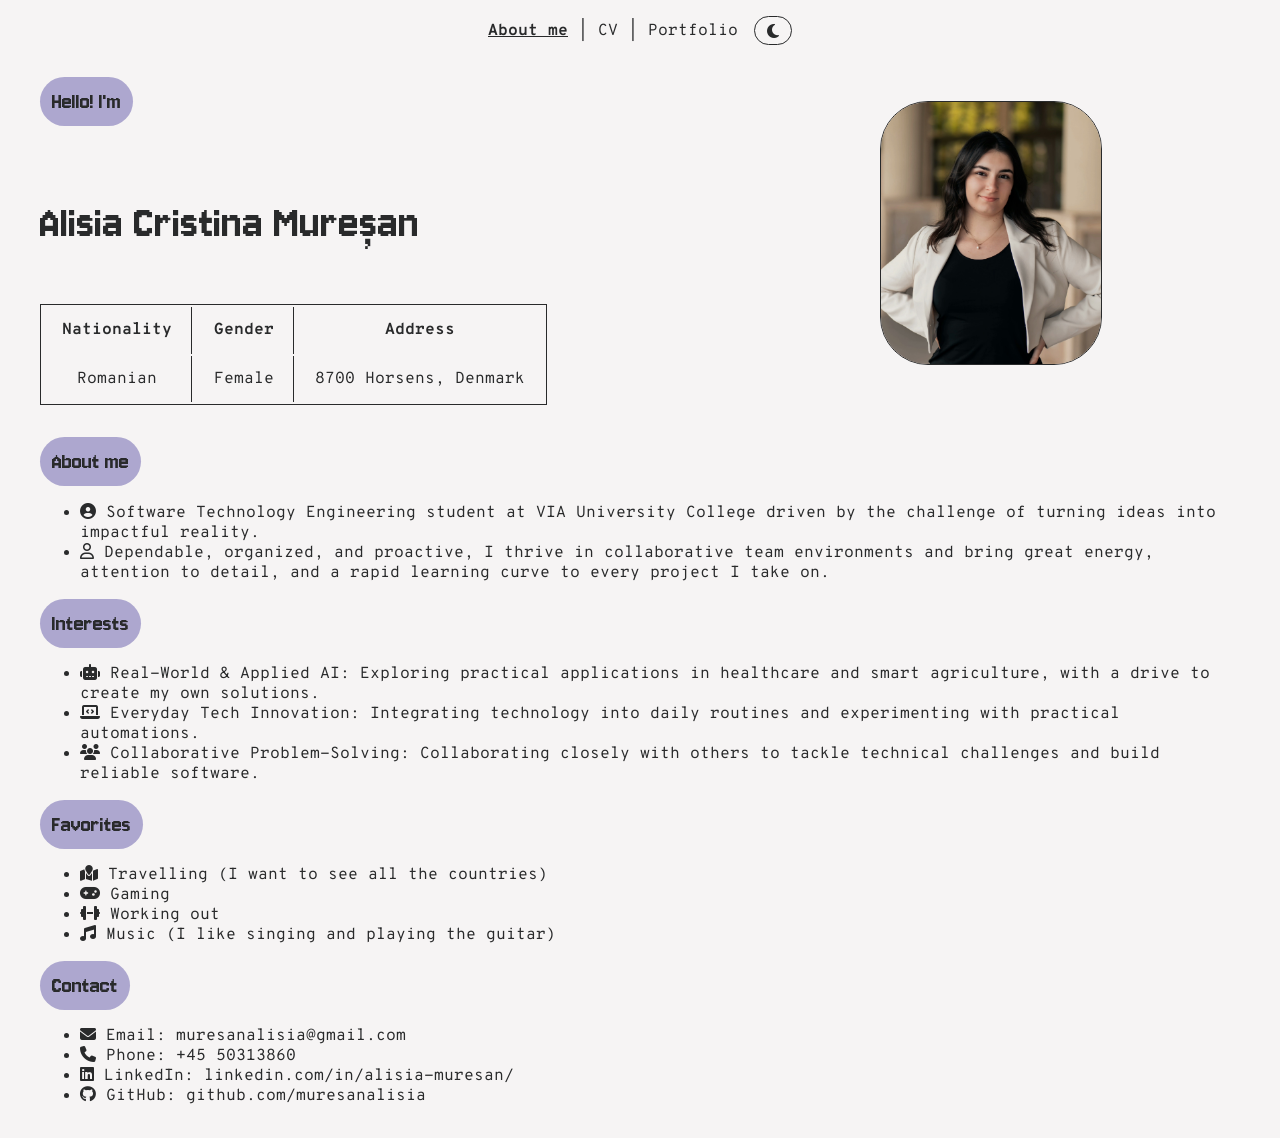
<file: index.html>
<!DOCTYPE html>
<html lang="en">
    <head>
        <meta charset="utf-8">
        <title>About me</title>
        <link href="styles.css" type="text/css" rel="stylesheet">
        <meta name="viewport" content="width=device-width, initial-scale=1.0">

        <!-- Icons import -->
        <link rel="stylesheet" href="https://cdnjs.cloudflare.com/ajax/libs/font-awesome/6.5.2/css/all.min.css">

        <!-- Fonts import -->
        <link rel="preconnect" href="https://fonts.googleapis.com">
        <link rel="preconnect" href="https://fonts.gstatic.com" crossorigin>
        <link href="https://fonts.googleapis.com/css2?family=Jersey+10&family=Overpass+Mono:wght@300..700&display=swap" rel="stylesheet">
    </head>

    <body class="about-page">
        <!-- Hidden checkbox for theme toggle -->
        <input type="checkbox" id="theme-checkbox">

        <!-- Navigation bar -->
        <div class="nav_bar">
            <nav>
                <a href="index.html" class="active">About me</a> |
                <a href="cv.html">CV</a> |
                <a href="portfolio.html">Portfolio</a>
            </nav>
            <label for="theme-checkbox" class="theme-toggle-label" title="Toggle theme">
                <i class="fa-solid fa-moon icon-moon"></i>
                <i class="fa-solid fa-sun icon-sun"></i>
            </label>
        </div>

        <!-- Title, photo and table -->
        <div class="me">
            <h1>  Hello! I'm  </h1>

            <h2>Alisia Cristina Mureșan</h2>

            <table class="info">
                <tr>
                    <th scope="col" style="text-align: center;">Nationality</th>
                    <th scope="col" style="text-align: center;">Gender</th>
                    <th scope="col" style="text-align: center;">Address</th>
                </tr>
                <tr>            
                    <td style="text-align: center;">Romanian</td>
                    <td style="text-align: center;">Female</td>
                    <td style="text-align: center;">8700 Horsens, Denmark</td>
                </tr>
            </table>

            <p>Nationality: Romanian,<br> Gender: Female,<br> Location: 8700 Horsens Denmark</p>
        
            <img src="images/cv-photo.jpg" alt="Alisia Cristina Mureșan" class="profile-img">
        </div>

        <!-- Introduction -->
        <div class="about-me">
            <h1>  About me  </h1>
            <ul>
                <li><i class="fa-solid fa-circle-user"></i> Software Technology Engineering student at VIA University College driven by the challenge of turning ideas into impactful reality.<br></li>
                <li><i class="fa-regular fa-user"></i> Dependable, organized, and proactive, I thrive in collaborative team environments and bring great energy, attention to detail, and a rapid learning curve to every project I take on.</li>
            </ul>

            <!-- Interests -->
            <h1>  Interests  </h1>
            <ul>
                <li><i class="fa-solid fa-robot"></i> Real-World & Applied AI: Exploring practical applications in healthcare and smart agriculture, with a drive to create my own solutions.</li>
                <li><i class="fa-solid fa-laptop-code"></i> Everyday Tech Innovation: Integrating technology into daily routines and experimenting with practical automations.</li>
                <li><i class="fa-solid fa-users"></i> Collaborative Problem-Solving: Collaborating closely with others to tackle technical challenges and build reliable software.</li>
            </ul>

            <!-- Favorites -->
            <h1>  Favorites  </h1>
            <ul>
                <li><i class="fa-solid fa-map-location"></i> Travelling (I want to see all the countries)</li>
                <li><i class="fa-solid fa-gamepad"></i> Gaming</li>
                <li><i class="fa-solid fa-dumbbell"></i> Working out</li>
                <li><i class="fa-solid fa-music"></i> Music (I like singing and playing the guitar)</li>
            </ul>

            <!-- Contact information -->
            <h1>  Contact  </h1>
            <ul>
                <li><i class="fa-solid fa-envelope"></i> Email: <a href="mailto:muresanalisia@gmail.com">muresanalisia@gmail.com</a></li>
                <li><i class="fa-solid fa-phone"></i> Phone: <a href="tel:+4550313860">+45 50313860</a></li>
                <li><i class="fa-brands fa-linkedin"></i> LinkedIn: <a href="https://linkedin.com/in/alisia-muresan/">linkedin.com/in/alisia-muresan/</a></li>
                <li><i class="fa-brands fa-github"></i> GitHub: <a href="https://github.com/muresanalisia">github.com/muresanalisia</a></li>
            </ul>
        </div>
    </body>    
</html>
</file>
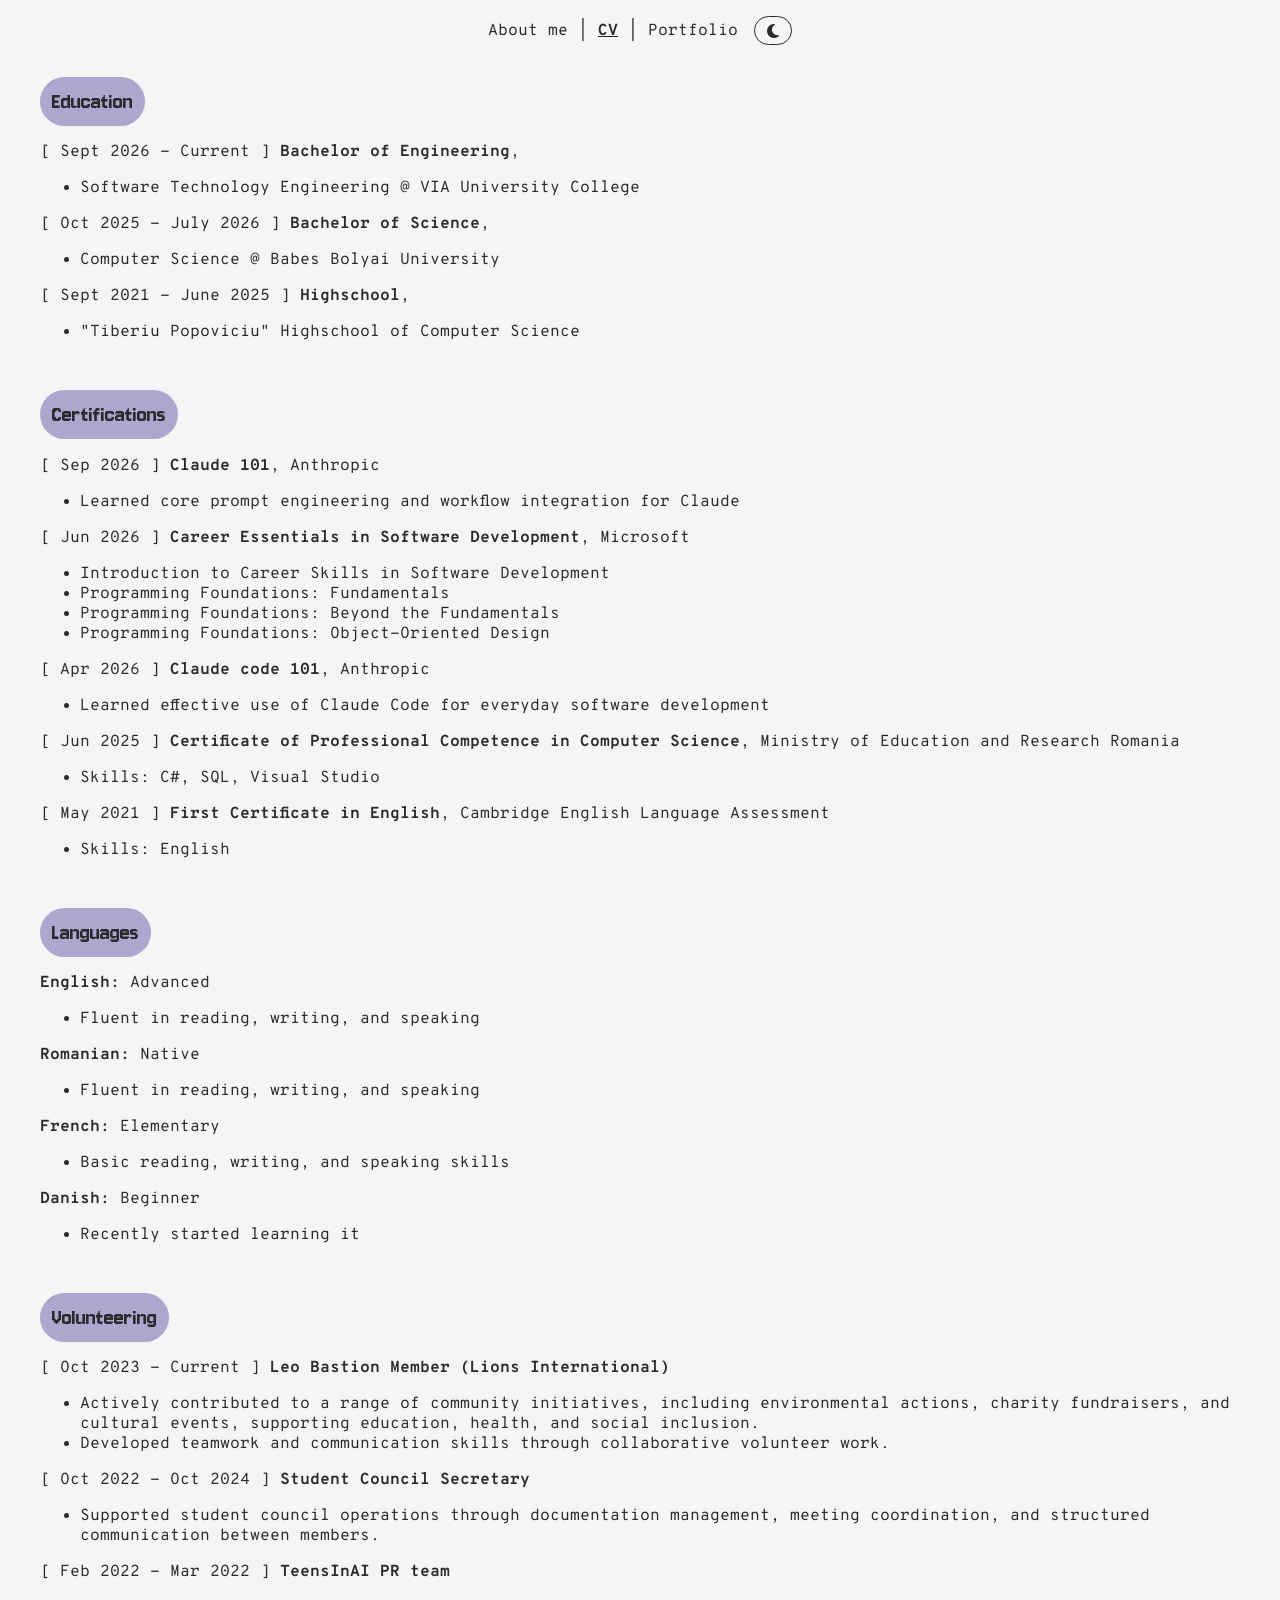
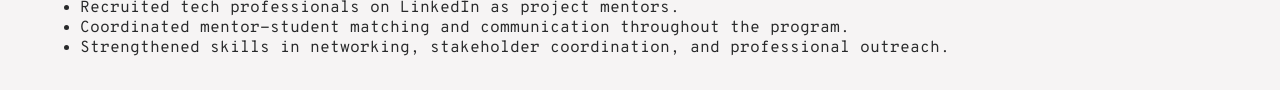
<file: cv.html>
<!DOCTYPE html>
<html lang="en">
    <head>
        <meta charset="utf-8">
        <title>CV</title>
        <link href="styles.css" type="text/css" rel="stylesheet">
        <meta name="viewport" content="width=device-width, initial-scale=1.0">

        <!-- Icons import -->
        <link rel="stylesheet" href="https://cdnjs.cloudflare.com/ajax/libs/font-awesome/6.5.2/css/all.min.css">

        <!-- Fonts import -->
        <link rel="preconnect" href="https://fonts.googleapis.com">
        <link rel="preconnect" href="https://fonts.gstatic.com" crossorigin>
        <link href="https://fonts.googleapis.com/css2?family=Jersey+10&family=Overpass+Mono:wght@300..700&display=swap" rel="stylesheet">
    </head>

    <body class="cv-page">
        <!-- Hidden checkbox for theme toggle -->
        <input type="checkbox" id="theme-checkbox">

        <div class="nav_bar">
            <!-- Navigation bar -->
            <nav>
                <a href="index.html">About me</a> |
                <a href="cv.html" class="active">CV</a> |
                <a href="portfolio.html">Portfolio</a>
            </nav>
            <label for="theme-checkbox" class="theme-toggle-label" title="Toggle theme">
                <i class="fa-solid fa-moon icon-moon"></i>
                <i class="fa-solid fa-sun icon-sun"></i>
            </label>
        </div>

        <!-- Education -->
        <div class="cv-education">   
            <h1>  Education  </h1>

            <p>[ Sept 2026 - Current ] <b>Bachelor of Engineering</b>,</p>
            <ul>
                <li>Software Technology Engineering @ VIA University College</li>
            </ul>

            <p>[ Oct 2025 - July 2026 ] <b>Bachelor of Science</b>,</p>
            <ul>
                <li>Computer Science @ Babes Bolyai University</li>
            </ul>

            <p>[ Sept 2021 - June 2025 ] <b>Highschool</b>,</p>
            <ul>
                <li>"Tiberiu Popoviciu" Highschool of Computer Science</li>
            </ul>
        </div>

        <!-- Certifications -->
        <div class="cv-certifications">
            <h1>  Certifications  </h1>
            <p>[ Sep 2026 ] <b>Claude 101</b>, Anthropic<br></p>
            <ul>
                <li>Learned core prompt engineering and workflow integration for Claude</li>
            </ul>            
            
            <p>[ Jun 2026 ] <b>Career Essentials in Software Development</b>, Microsoft<br></p>
            <ul>
                <li>Introduction to Career Skills in Software Development</li>
                <li>Programming Foundations: Fundamentals</li>
                <li>Programming Foundations: Beyond the Fundamentals</li>
                <li>Programming Foundations: Object-Oriented Design</li>
            </ul>
            
            <p>[ Apr 2026 ] <b>Claude code 101</b>, Anthropic<br></p>
            <ul>
                <li>Learned effective use of Claude Code for everyday software development</li>
            </ul>

            <p>[ Jun 2025 ] <b>Certificate of Professional Competence in Computer Science</b>, Ministry of Education and Research Romania</p>
            <ul>
                <li>Skills: C#, SQL, Visual Studio</li>
            </ul>

            <p>[ May 2021 ] <b>First Certificate in English</b>, Cambridge English Language Assessment</p>
            <ul>
                <li>Skills: English</li>
            </ul>
        </div>
        
        <!-- Languages -->
        <div class="cv-languages">
            <h1>  Languages  </h1>
            
            <p><b>English:</b> Advanced</p> 
            <ul>
                <li>Fluent in reading, writing, and speaking</li>
            </ul>
            
            <p><b>Romanian:</b> Native</p>
            <ul>
                <li>Fluent in reading, writing, and speaking</li>
            </ul>

            <p><b>French:</b> Elementary</p>
            <ul>
                <li>Basic reading, writing, and speaking skills</li>
            </ul>

            <p><b>Danish:</b> Beginner</p>
            <ul>
                <li>Recently started learning it</li>
            </ul>
        </div>

        <!-- Volunteering -->
        <div class="cv-volunteering">
            <h1>  Volunteering  </h1>
            
            <p>[ Oct 2023 - Current ] <b>Leo Bastion Member (Lions International)</b></p>
            <ul>
                <li>Actively contributed to a range of community initiatives, including environmental actions, charity fundraisers, and cultural events, supporting education, health, and social inclusion.</li>
                <li>Developed teamwork and communication skills through collaborative volunteer work.</li>
            </ul>

            <p>[ Oct 2022 - Oct 2024 ] <b>Student Council Secretary</b></p>
            <ul>
                <li>Supported student council operations through documentation management, meeting coordination, and structured communication between members.</li>
            </ul>

            <p>[ Feb 2022 - Mar 2022 ] <b>TeensInAI PR team</b></p>
            <ul>
                <li>Recruited tech professionals on LinkedIn as project mentors.</li>
                <li>Coordinated mentor-student matching and communication throughout the program.</li>
                <li>Strengthened skills in networking, stakeholder coordination, and professional outreach.</li>
            </ul>
        </div>    
    </body>
</html>
</file>
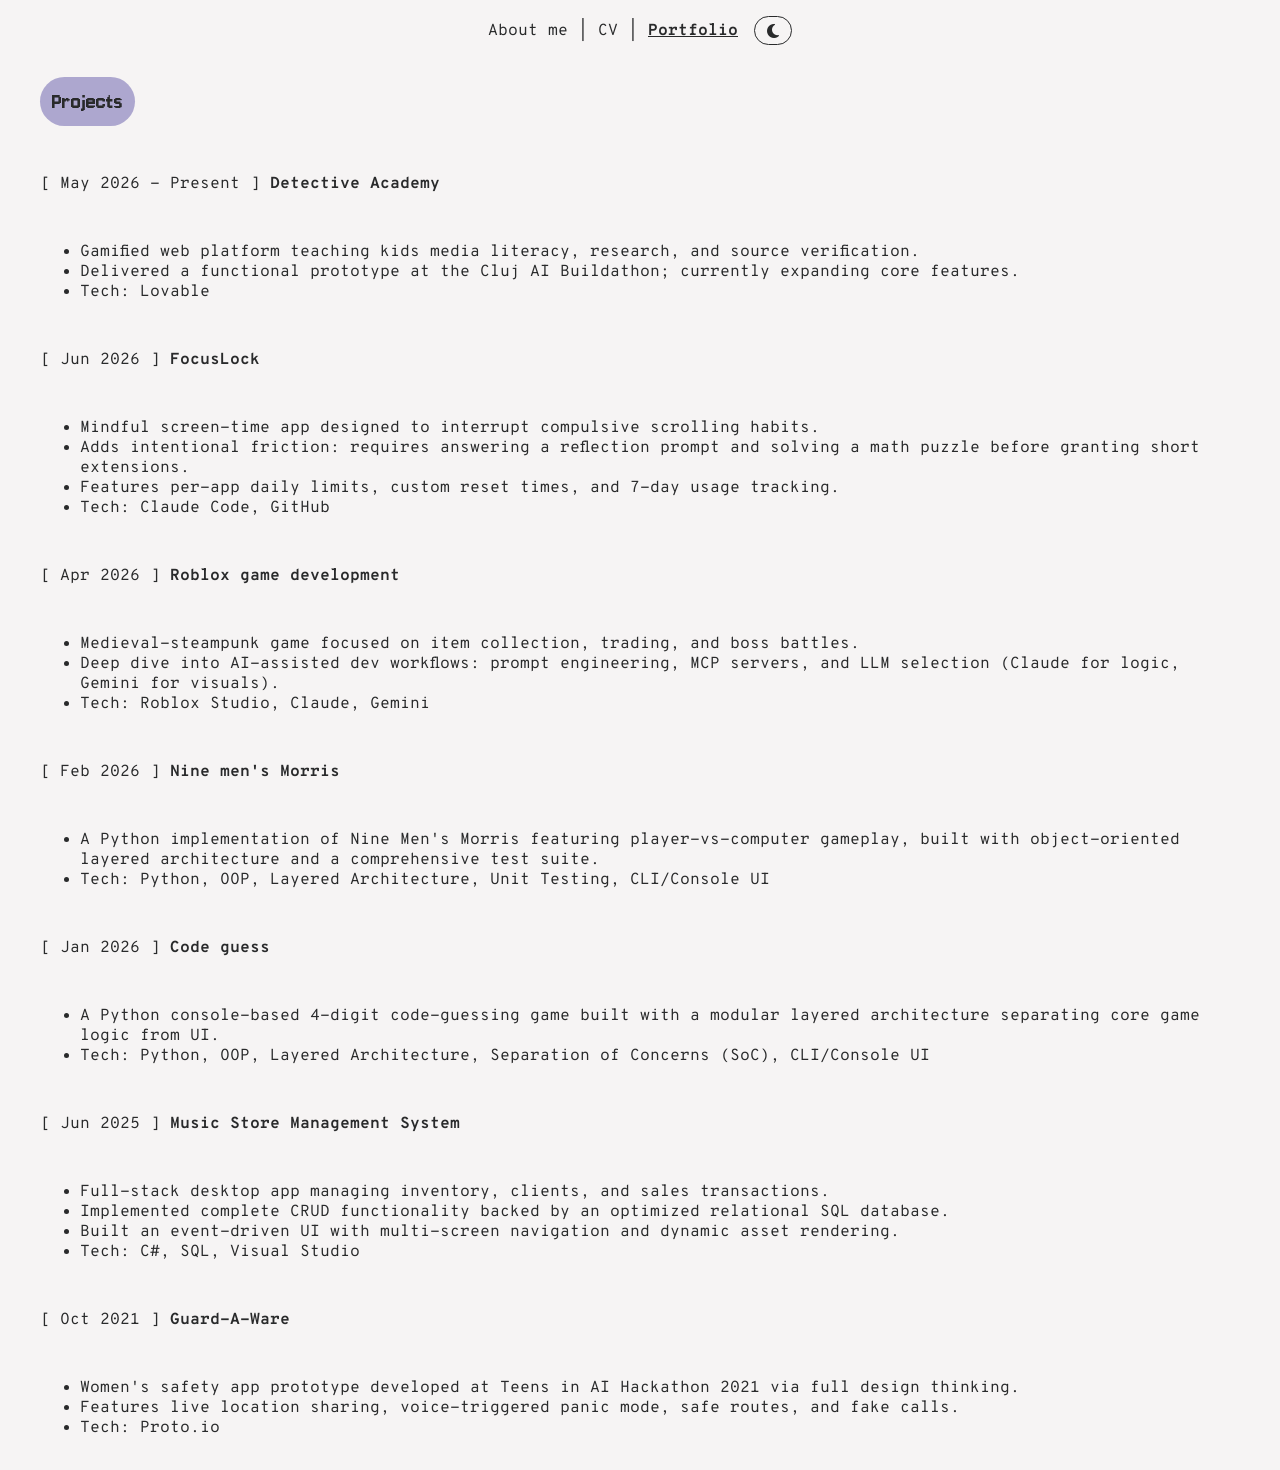
<file: portfolio.html>
<!DOCTYPE html>
<html lang="en">
    <head>
        <meta charset="utf-8">
        <title>Portfolio</title>
        <link href="styles.css" type="text/css" rel="stylesheet">
        <meta name="viewport" content="width=device-width, initial-scale=1.0">

        <!-- Icons import -->
        <link rel="stylesheet" href="https://cdnjs.cloudflare.com/ajax/libs/font-awesome/6.5.2/css/all.min.css">

        <!-- Fonts import -->
        <link rel="preconnect" href="https://fonts.googleapis.com">
        <link rel="preconnect" href="https://fonts.gstatic.com" crossorigin>
        <link href="https://fonts.googleapis.com/css2?family=Jersey+10&family=Overpass+Mono:wght@300..700&display=swap" rel="stylesheet">
    </head>

    <body class="portfolio-page">
        <!-- Hidden checkbox for theme toggle -->
        <input type="checkbox" id="theme-checkbox">

        <!-- Navigation bar -->
        <div class="nav_bar">
            <nav>
                <a href="index.html">About me</a> |
                <a href="cv.html">CV</a> |
                <a href="portfolio.html" class="active">Portfolio</a>
            </nav>
            <label for="theme-checkbox" class="theme-toggle-label" title="Toggle theme">
                <i class="fa-solid fa-moon icon-moon"></i>
                <i class="fa-solid fa-sun icon-sun"></i>
            </label>
        </div>

        <!-- Projects -->
        <h1>  Projects  </h1>
        
        <p><a href="https://mystery-desk-adventures.lovable.app">[ May 2026 - Present ] <b>Detective Academy</b></a></p>
        <ul>
            <li>Gamified web platform teaching kids media literacy, research, and source verification.</li>
            <li>Delivered a functional prototype at the Cluj AI Buildathon; currently expanding core features.</li>
            <li>Tech: Lovable</li>
        </ul>

        <p><a href="https://github.com/muresanalisia/FocusLock">[ Jun 2026 ] <b>FocusLock</b><br></a></p>
        <ul>
            <li>Mindful screen-time app designed to interrupt compulsive scrolling habits.</li>
            <li>Adds intentional friction: requires answering a reflection prompt and solving a math puzzle before granting short extensions.</li>
            <li>Features per-app daily limits, custom reset times, and 7-day usage tracking.</li>
            <li>Tech: Claude Code, GitHub</li>
        </ul>

        <p>[ Apr 2026 ] <b>Roblox game development</b></p>
        <ul>
            <li>Medieval-steampunk game focused on item collection, trading, and boss battles.</li>
            <li>Deep dive into AI-assisted dev workflows: prompt engineering, MCP servers, and LLM selection (Claude for logic, Gemini for visuals).</li>
            <li>Tech: Roblox Studio, Claude, Gemini</li>
        </ul>

        <p><a href="https://github.com/muresanalisia/nineMensMorris">[ Feb 2026 ] <b> Nine men's Morris </b></a></p>
        <ul>
            <li>A Python implementation of Nine Men's Morris featuring player-vs-computer gameplay, built with object-oriented layered architecture and a comprehensive test suite.</li>
            <li>Tech: Python, OOP, Layered Architecture, Unit Testing, CLI/Console UI</li>
        </ul>

        <p>[ Jan 2026 ] <b> Code guess </b></p>
        <ul>
            <li>A Python console-based 4-digit code-guessing game built with a modular layered architecture separating core game logic from UI.</li>
            <li>Tech: Python, OOP, Layered Architecture, Separation of Concerns (SoC), CLI/Console UI</li>
        </ul>

        <p>[ Jun 2025 ] <b>Music Store Management System</b></p>
        <ul>
            <li>Full-stack desktop app managing inventory, clients, and sales transactions.</li>
            <li>Implemented complete CRUD functionality backed by an optimized relational SQL database.</li>
            <li>Built an event-driven UI with multi-screen navigation and dynamic asset rendering.</li>
            <li>Tech: C#, SQL, Visual Studio</li>
        </ul>

        <p>[ Oct 2021 ] <b>Guard-A-Ware</b></p>
        <ul>
            <li>Women's safety app prototype developed at Teens in AI Hackathon 2021 via full design thinking.</li>
            <li>Features live location sharing, voice-triggered panic mode, safe routes, and fake calls.</li>
            <li>Tech: Proto.io</li>
        </ul>
    </body>
</html>
</file>
<file: styles.css>
/* System Default Theme == Light */
:root {
  --bg-color: #F6F4F4;
  --text-color: #292a2b;
  --purple-accent: #ada7cf;
  --purple-text: #292a2b;
  --border-color: #292a2b;
}

/* System default theme == dark  */
@media (prefers-color-scheme: dark) {
  :root {
    --bg-color: #000;
    --text-color: #fff;
    --purple-accent: #380f89;
    --purple-text: #fff;
    --border-color: #fff;
  }
}

/* Hidden checkbox state controlling theme above 375px */
#theme-checkbox {
  display: none;
}

/* When checkbox is checked */
@media (min-width: 376px) {
  /* If default system was light, check switches to dark */
  :root:has(#theme-checkbox:checked) {
    --bg-color: #000;
    --text-color: #fff;
    --purple-accent: #380f89;
    --purple-text: #fff;
    --border-color: #fff;
  }

  /* If default system was dark, checking switches to light */
  @media (prefers-color-scheme: dark) {
    :root:has(#theme-checkbox:checked) {
      --bg-color: #F6F4F4;
      --text-color: #292a2b;
      --purple-accent: #ada7cf;
      --purple-text: #292a2b;
      --border-color: #292a2b;
    }
  }
}

body {
  margin: 0 auto;
  max-width: 1200px;
  padding: 1rem;
  background-color: var(--bg-color);
  color: var(--text-color);

  /* Font */
  font-family: "Overpass Mono", monospace;
  font-optical-sizing: auto;
  font-weight: 400;
  font-style: normal;
  font-size: 1em;

  /* Grid for overall page layout */
  display: grid;
  grid-template-columns: 1fr;
  gap: 1rem;
}

/* Links */
a, a:visited, a:hover, a:active {
  color: var(--text-color);
  text-decoration: none;
}

/* ..................... Purple headers ..................... */
h1 {
  font-family: "Jersey 10", sans-serif;
  font-weight: 400;
  font-style: normal;
  font-size: 1.5em;
  color: var(--purple-text);

  background-color: var(--purple-accent);
  padding: 0.5em;
  border-radius: 3em;
  height: fit-content;
  width: fit-content;
}

/* Text headers */
h2 {
  font-size: 3em;
  color: var(--text-color);
  font-family: "Jersey 10", sans-serif;
  font-weight: 400;
  font-style: normal;
}

/* ..................... Navigation bar styling ..................... */
.nav_bar {
  display: flex;
  justify-content: center;
  align-items: center;
  width: 100%;
  grid-column: 1 / -1;
  gap: 1rem;
}

nav {
  font-size: 1em;
  background-color: var(--bg-color);
  color: var(--text-color);
}

nav a, nav a:visited, nav a:hover, nav a:active {
  color: var(--text-color);
  text-decoration: none;
}

nav a.active {
  font-weight: bold;
  text-decoration: underline;
}

/* --- Toggle Button Styling --- */
.theme-toggle-label {
  display: inline-flex;
  align-items: center;
  justify-content: center;
  cursor: pointer;
  border: 1px solid var(--border-color);
  padding: 0.35em 0.75em;
  border-radius: 1.5em;
  color: var(--text-color);
  user-select: none;
  transition: all 0.2s ease;
}

.theme-toggle-label:hover {
  background-color: var(--purple-accent);
  color: var(--purple-text);
}

/* Show moon by default in light mode, sun in dark mode */
.theme-toggle-label .icon-sun { display: none; }
.theme-toggle-label .icon-moon { display: inline-block; }

@media (prefers-color-scheme: dark) {
  .theme-toggle-label .icon-sun { display: inline-block; }
  .theme-toggle-label .icon-moon { display: none; }
}

/* Flip icons when checked */
:root:has(#theme-checkbox:checked) .theme-toggle-label .icon-sun {
  display: inline-block;
}
:root:has(#theme-checkbox:checked) .theme-toggle-label .icon-moon {
  display: none;
}

@media (prefers-color-scheme: dark) {
  :root:has(#theme-checkbox:checked) .theme-toggle-label .icon-sun {
    display: none;
  }
  :root:has(#theme-checkbox:checked) .theme-toggle-label .icon-moon {
    display: inline-block;
  }
}

/* ..................... Table styling ..................... */
table {
  border: double 1px var(--border-color);
  width: max-content;
  max-width: 100%;
  table-layout: auto;
}

th, td {
  font-size: 1em;
  color: var(--text-color);
  padding: 0.6em 1.2em;
  border-right: 1px solid var(--border-color);
  text-align: center;
  white-space: nowrap;
}

th:last-child, td:last-child {
  border-right: none;
}

/* ..................... Image styling ..................... */
.profile-img {
  display: block;
  width: 10%;
  height: auto;
  max-width: 350px;
  min-width: 220px;
  border: 1px solid var(--border-color);
  margin: 40px;
  border-radius: 3em;
}

.me > p {
  display: none;
}

/* ..................... Window size (changes) ..................... */
@media (max-width: 375px) {
  .theme-toggle-label {
    display: none !important;
  }

  html, body {
    max-width: 100%;
    overflow-x: hidden;
    box-sizing: border-box;
    padding: 0.5rem;
  }

  .me > table,
  .profile-img {
    display: none;
  }

  .me > p {
    display: block;
  }

  h1 {
    font-size: 1.1rem;
    max-width: 100%;
    box-sizing: border-box;
    text-align: center;
  }

  h2 {
    font-size: 1.6rem;
    max-width: 100%;
    overflow-wrap: anywhere;
    margin: 20px 0;
  }

  .nav_bar, nav {
    max-width: 100%;
    flex-wrap: wrap;
    gap: 0.5rem;
    text-align: center;
  }

  ul {
    padding-left: 1.2rem;
    margin: 0;
    max-width: 100%;
    box-sizing: border-box;
  }

  p, li {
    box-sizing: border-box;
    max-width: 100%;
    overflow-wrap: anywhere;
    font-size: 0.85em;
  }
}

@media (min-width: 375px) and (max-width: 400px) {
  .me > table {
    font-size: 0.6em;
  }
}

@media (min-width: 401px) and (max-width: 756px) {
  .me > table {
    font-size: 0.7em;
  }
  p {
    font-size: 1.2em;
  }
}

@media (max-width: 1024px) {
  .me > table {
    width: fit-content;
    max-width: 100%;
    margin: 0 auto;
  }
  .profile-img {
    margin: 40px auto;
  }
  h2 {
    margin: 40px auto;
    text-align: center;
  }
  p {
    font-size: 1.2em;
  }
}

@media (min-width: 1025px) {
  .me {
    display: grid;
    grid-template-columns: 2fr 1fr;
  }

  .profile-img {
    grid-column: 2;
    grid-row: 1 / 4;
  }
}
</file>
